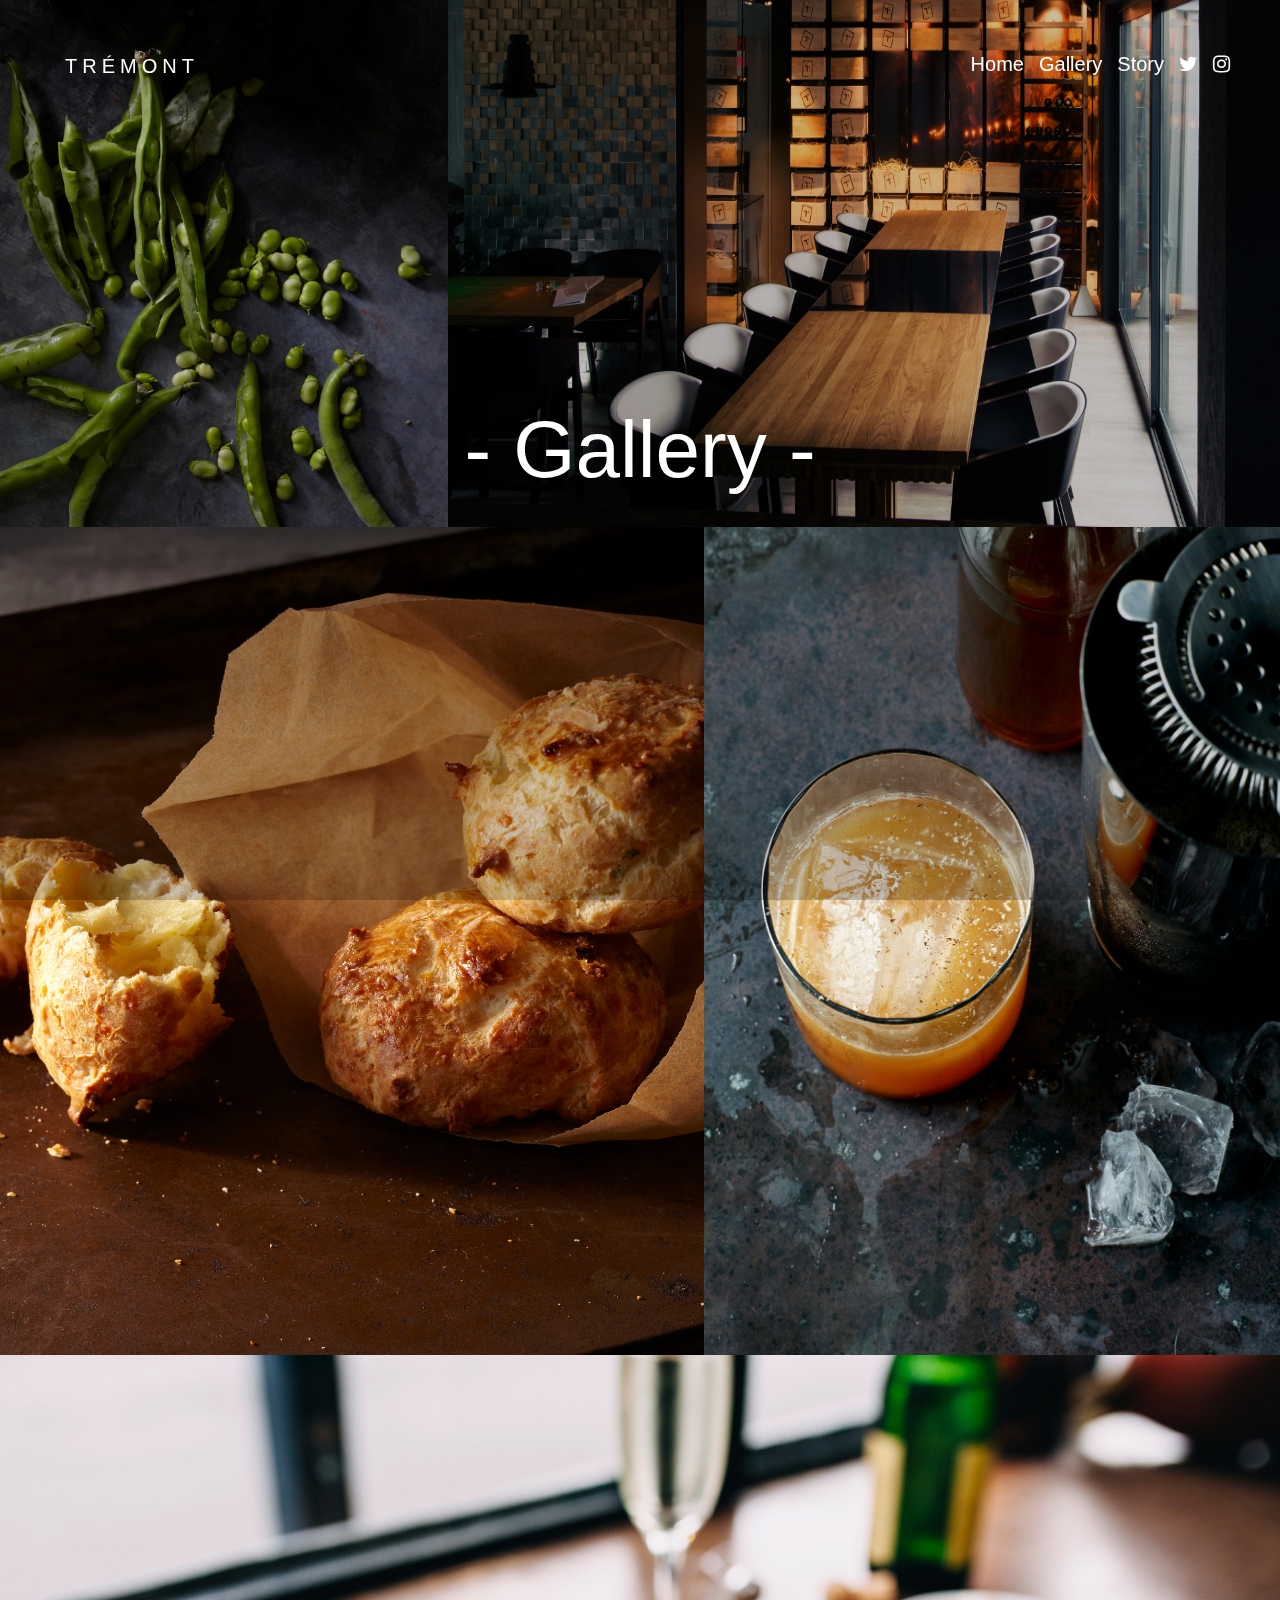
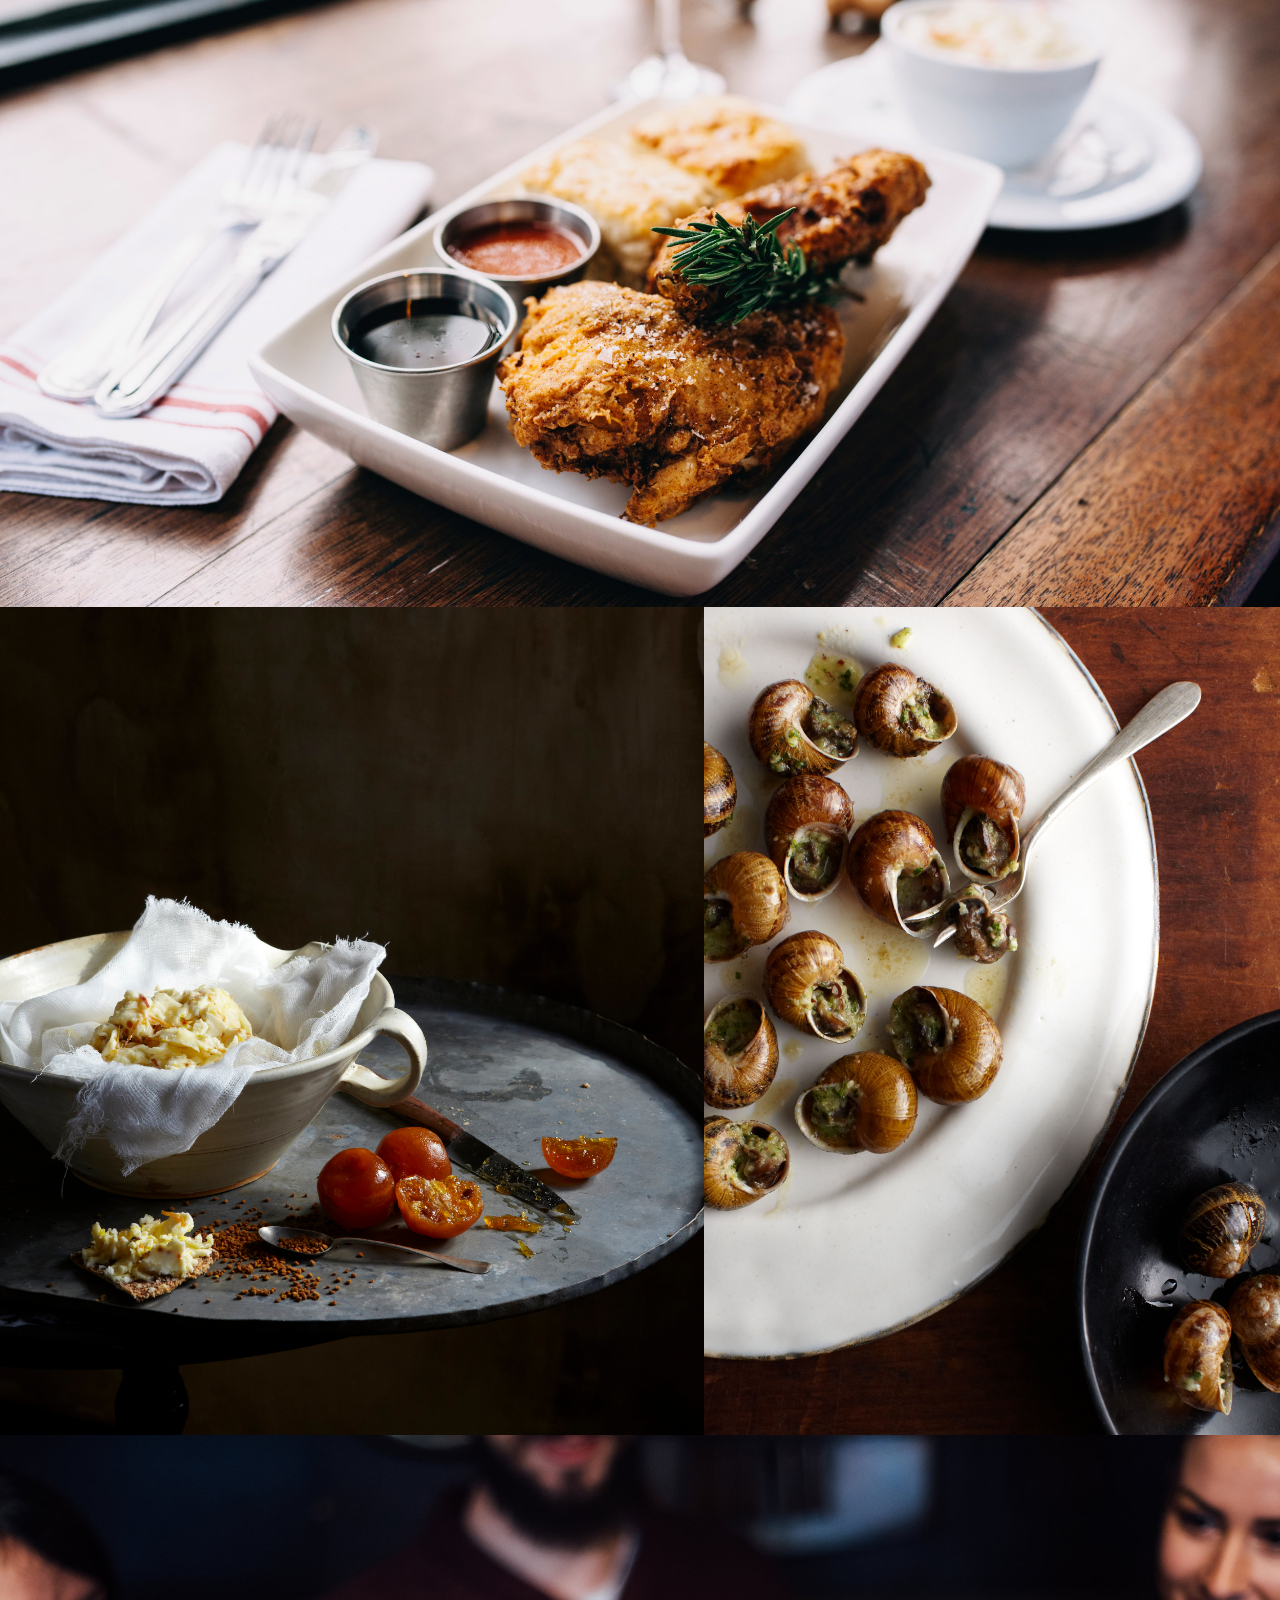
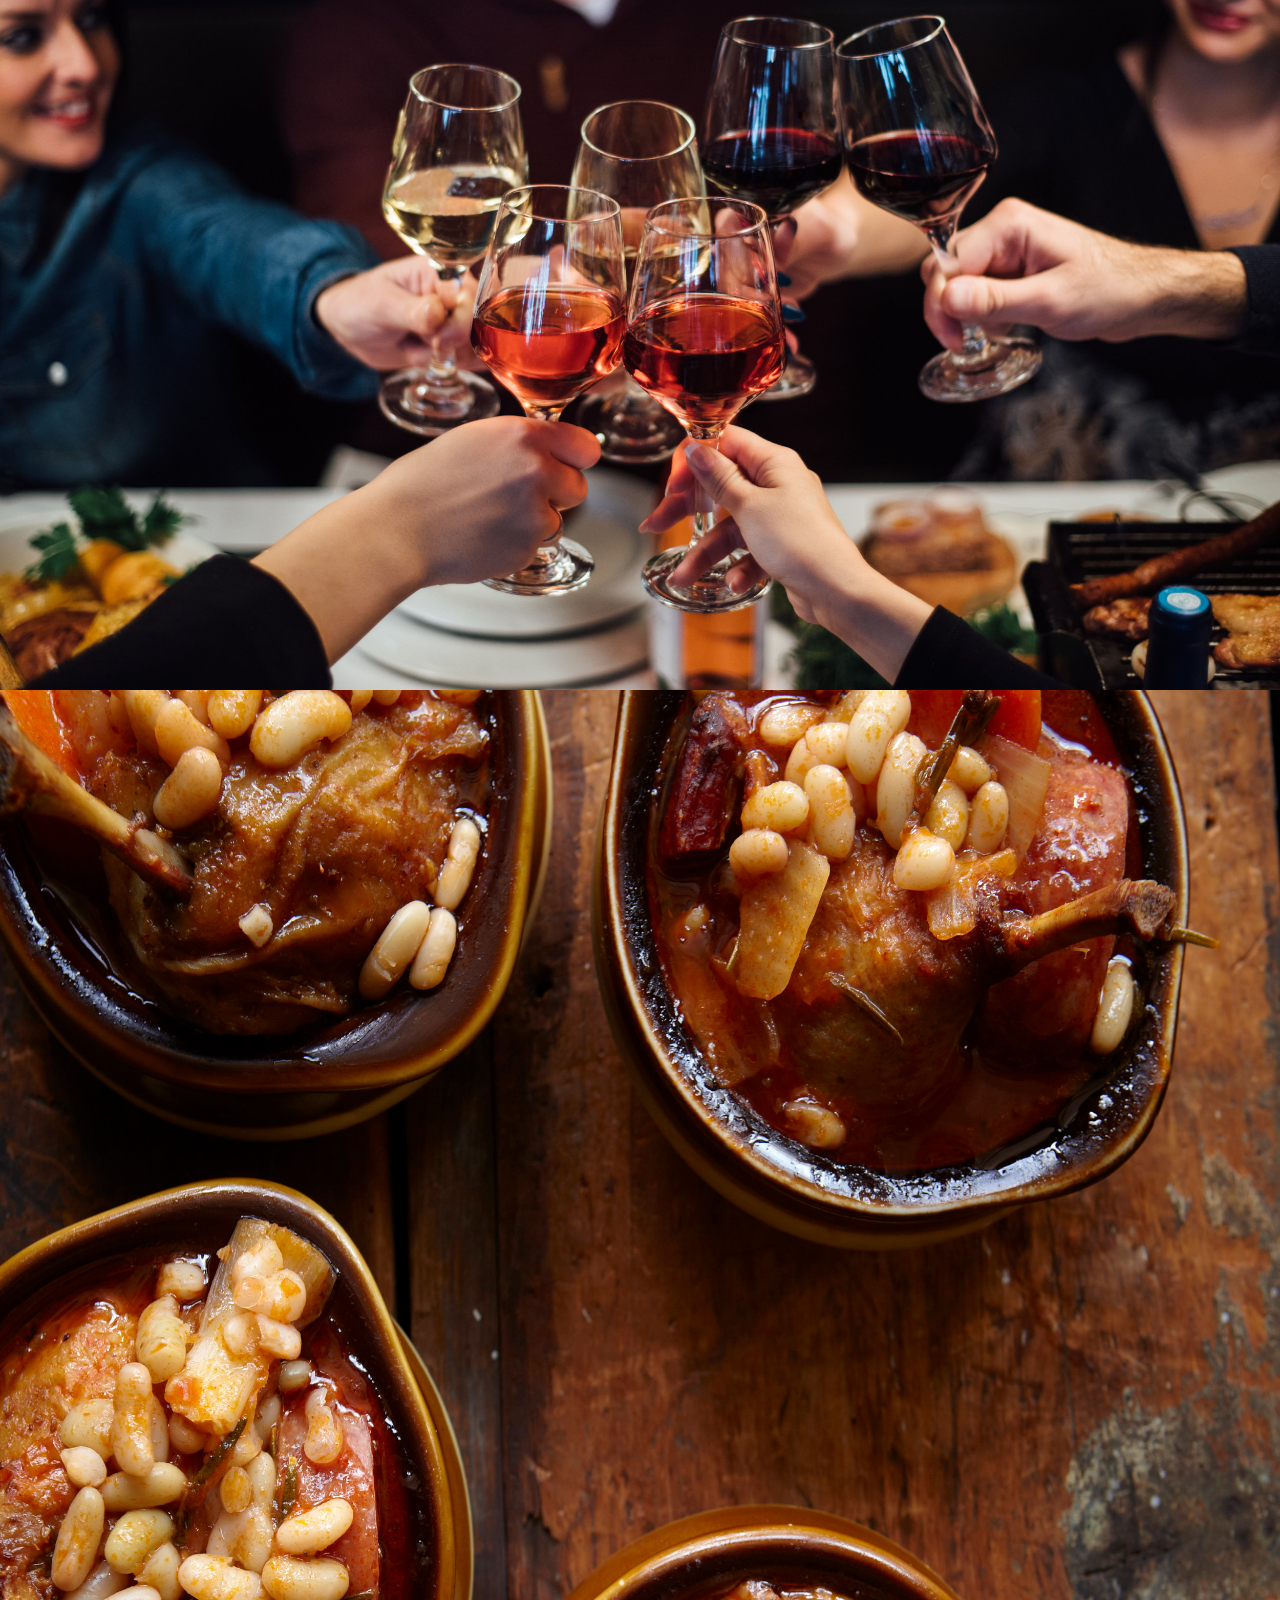
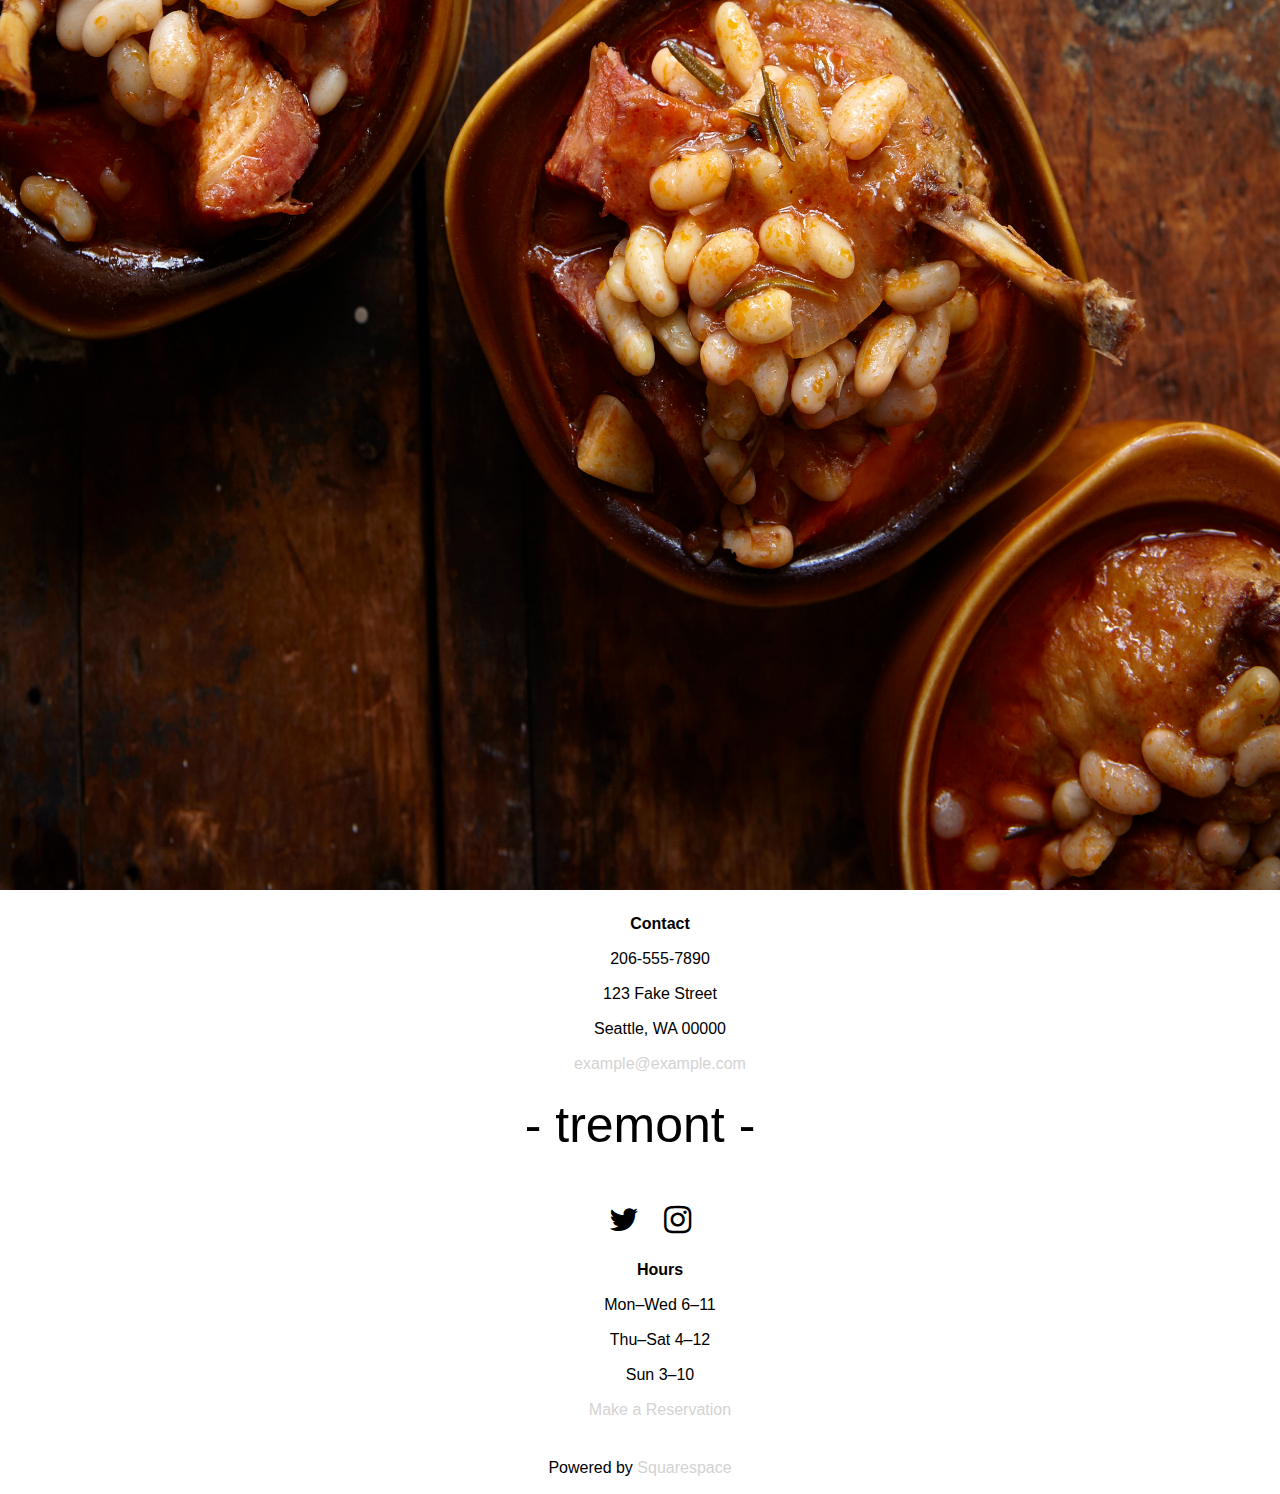
<file: gallery.html>
<!DOCTYPE html>
<html lang="en">

<head>
    <meta charset="UTF-8">
    <meta http-equiv="X-UA-Compatible" content="IE=edge">
    <meta name="viewport" content="width=device-width, initial-scale=1.0">
    <link rel="stylesheet" href="https://cdnjs.cloudflare.com/ajax/libs/font-awesome/4.7.0/css/font-awesome.min.css"
        integrity="sha256-eZrrJcwDc/3uDhsdt61sL2oOBY362qM3lon1gyExkL0=" crossorigin="anonymous" />
    <link rel="stylesheet" href="css/styles.min.css">

    <title>Tremont</title>
</head>

<body>
    <!-- HEADER -->
    <header>
                    <!-- BURGER MENU SLIDER -->
                    <div class="sider">
                        <div class="cross">
                            <i class="fa fa-times" aria-hidden="true"></i>
                        </div>
                    
                        <div><a href="index.html">Home</a></div>
                        <div><a href="gallery.html">Gallery</a></div>
                        <div><a href="story.html">Story</a></div>
                    </div>
        <!-- TITRE GALLERIE -->
        <h2 class="header">- Gallery -</h2>
        <nav>
            <div class="logo"><a href="index.html">Trémont</a></div>
            <div class="links">
                <a href="index.html">Home</a>
                <a href="gallery.html">Gallery</a>
                <a href="story.html">Story</a>
                <a href="#"><i class="fa fa-twitter" aria-hidden="true"></i>
                </a>
                <a href="#"><i class="fa fa-instagram" aria-hidden="true"></i>
                </a>
                <div class="burger"><span> </span></div>
            </div>
        </nav>
        
    </header>
    <!-- FIN DU HEADER -->

    <!-- GALLERY -->
    <section class="wrapper_gallery">
        <div class="gallery">
            <img src="img/15_I_FavaShucking_v2-135.jpg" alt="">
            <img src="img/Stocksy_comp_821143-crop.jpg" alt="">
            <img src="img/65_AP_Gougeres_v2-127.jpg" alt="">
            <img src="img/Juice_RockNRolla.jpg" alt="">
            <img src="img/Stocksy_comp_476031-darker.jpg" alt="">
            <img src="img/2_2_HBL_BeurreCompose_v11-116.jpg" alt="">
            <img src="img/P_038.jpg" alt="">
            <img src="img/Stocksy_comp_865498.jpg" alt="">
            <img src="img/54_E_Cassoulette_v1-331.jpg" alt="">
        </div>
    </section>
    <!-- FIN DE LA GALLERIE -->


    <!-- FOOTER -->
    <footer class="footer">
        <div class="footer-main">
            <div class="footer-left">
                <ul>
                    <li>Contact</li>
                    <li>206-555-7890</li>
                    <li>123 Fake Street</li>
                    <li>Seattle, WA 00000</li>
                    <li><a href="mailto:example@example.com" class="link-grey">example@example.com</a></li>
                </ul>
            </div>
            <div class="footer-center">
                <h3 class="h3-title">- tremont -</h3>
                <div>
                    <a href="#"><i class="fa fa-twitter" aria-hidden="true"></i></a>
                    <a href="#"><i class="fa fa-instagram" aria-hidden="true"></i></a>
                </div>
            </div>
            <div class="footer-right">
                <ul>
                    <li>Hours</li>
                    <li>Mon–Wed  6–11</li>
                    <li>Thu–Sat  4–12</li>
                    <li>Sun  3–10</li>
                    <li><a href="#" class="link-grey">Make a Reservation</a></li>
                </ul>
            </div>
        </div>
        <p>Powered by <a href="#">Squarespace</a></p>
    </footer>
    <!-- FIN DU FOOTER -->

    <script src="js/main.js"></script>
</body>

</html>
</file>
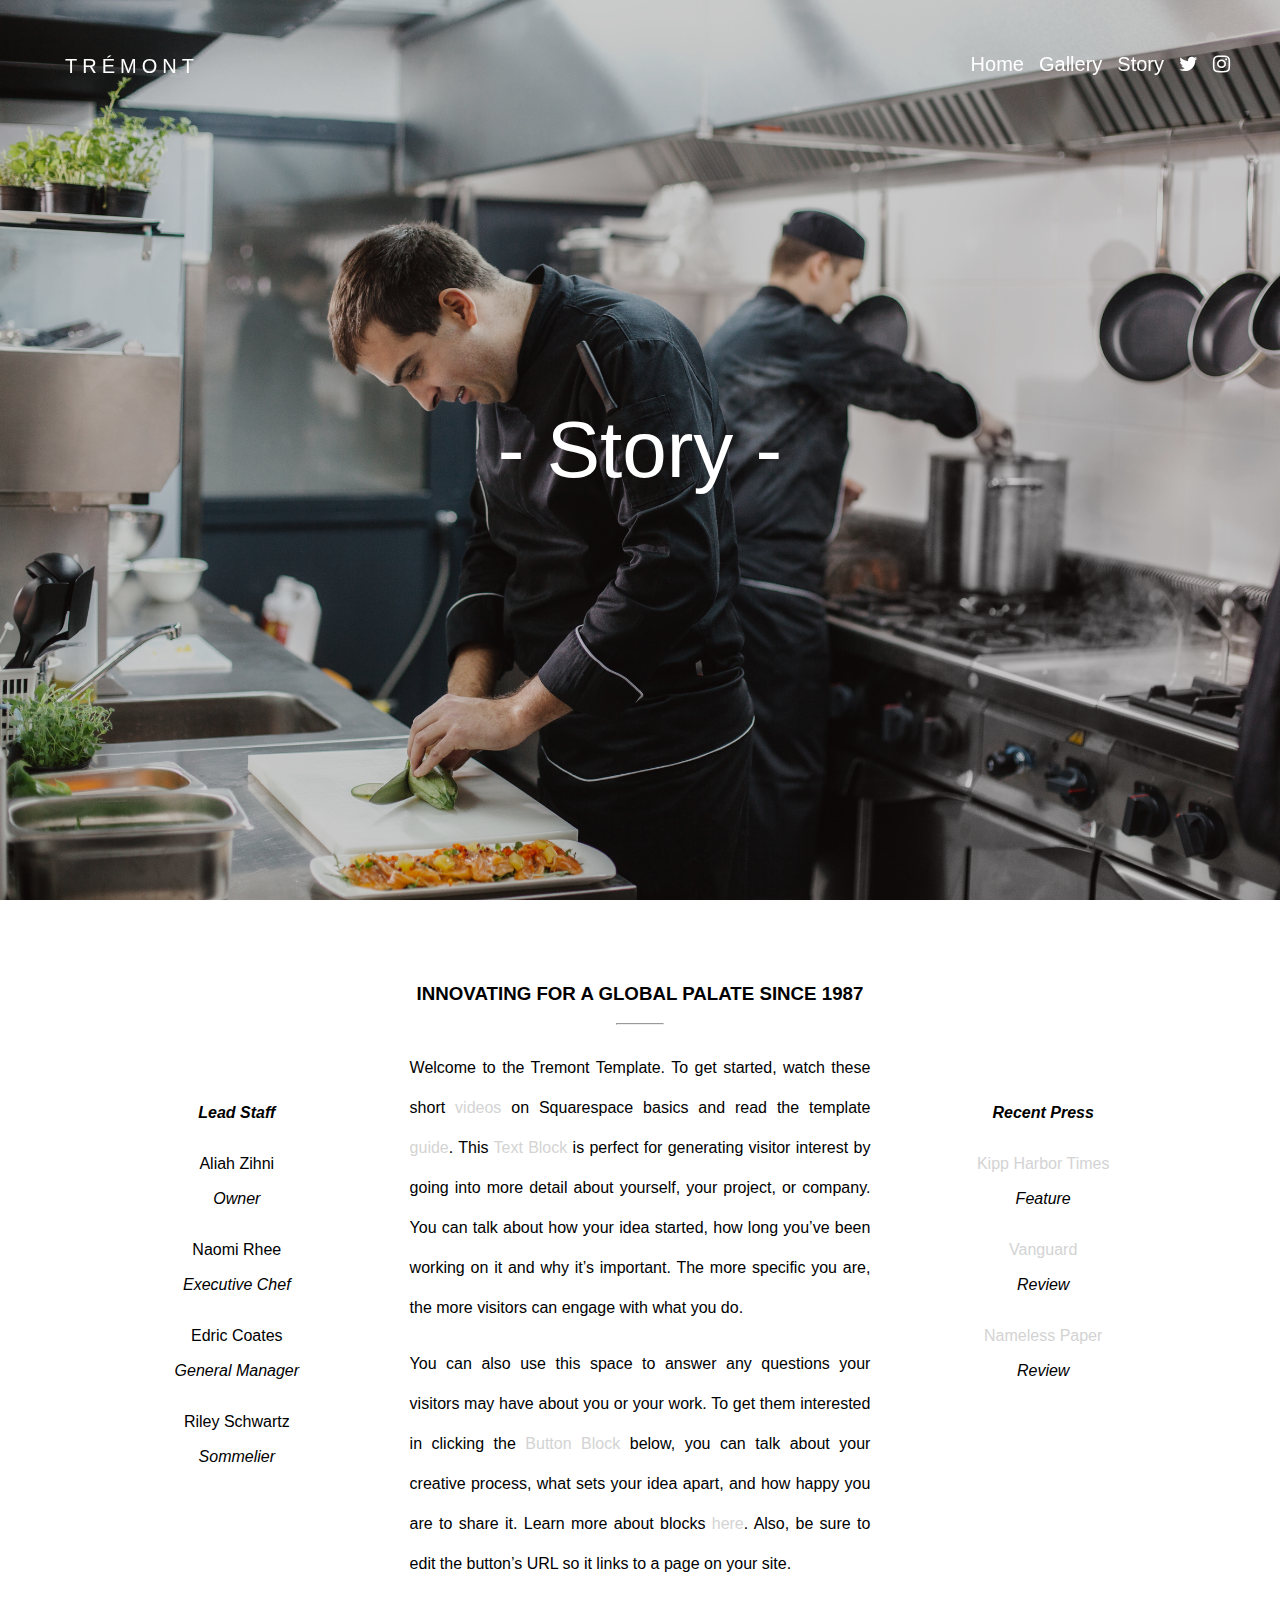
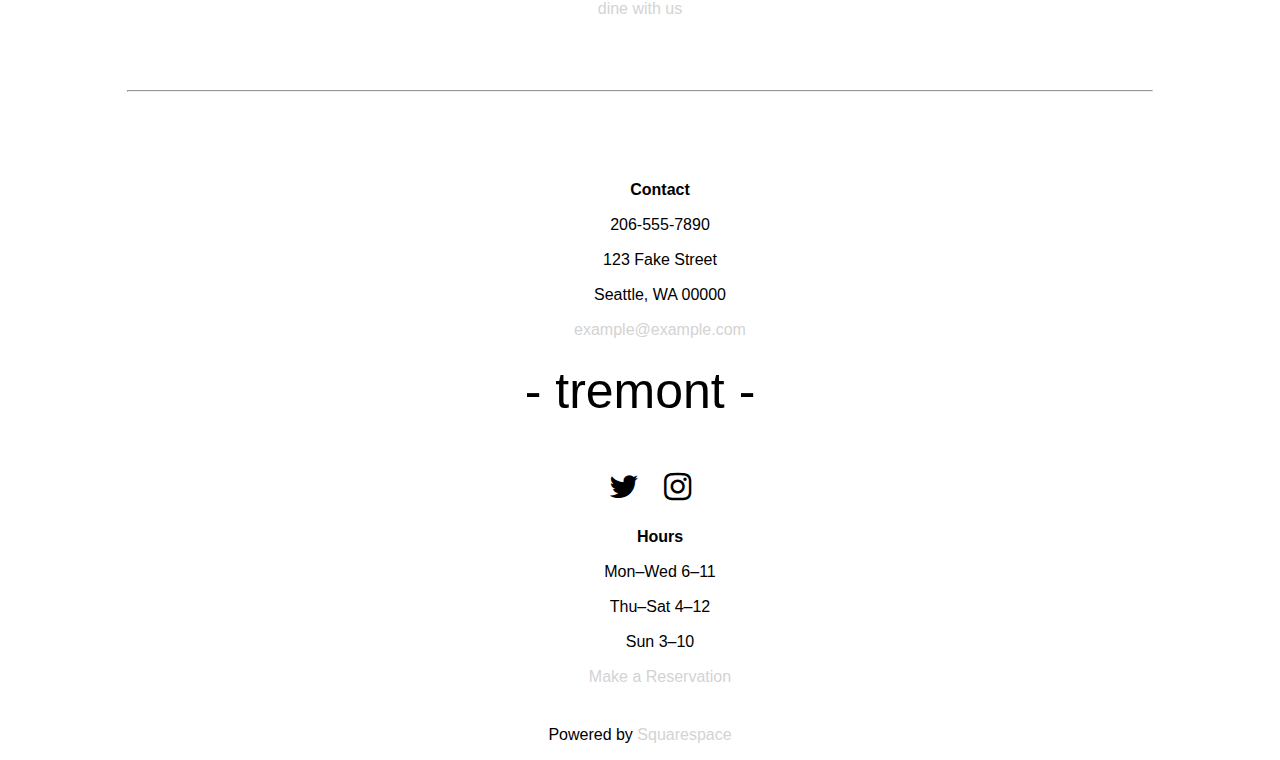
<file: story.html>
<!DOCTYPE html>
<html lang="en">

<head>
    <meta charset="UTF-8">
    <meta http-equiv="X-UA-Compatible" content="IE=edge">
    <meta name="viewport" content="width=device-width, initial-scale=1.0">
    <link rel="stylesheet" href="https://cdnjs.cloudflare.com/ajax/libs/font-awesome/4.7.0/css/font-awesome.min.css"
        integrity="sha256-eZrrJcwDc/3uDhsdt61sL2oOBY362qM3lon1gyExkL0=" crossorigin="anonymous" />
    <link rel="stylesheet" href="css/styles.min.css">

    <title>Tremont</title>
</head>

<body>
    <!-- HEADER -->
    <header>
                    <!-- BURGER MENU SLIDER -->
                    <div class="sider">
                        <div class="cross">
                            <i class="fa fa-times" aria-hidden="true"></i>
                        </div>
                    
                        <div><a href="index.html">Home</a></div>
                        <div><a href="gallery.html">Gallery</a></div>
                        <div><a href="story.html">Story</a></div>
                    </div>
        <!-- TITRE STORY -->
        <h2 class="header">- Story -</h2>
        <nav>
            <div class="logo"><a href="index.html">Trémont</a></div>
            <div class="links">
                <a href="index.html">Home</a>
                <a href="gallery.html">Gallery</a>
                <a href="story.html">Story</a>
                <a href="#"><i class="fa fa-twitter" aria-hidden="true"></i>
                </a>
                <a href="#"><i class="fa fa-instagram" aria-hidden="true"></i>
                </a>
                <div class="burger"><span> </span></div>
            </div>
        </nav>
    </header>

    <!-- FIN DU HEADER -->
    <main class="main story">
        <!-- BACKGROUND -->
        <div class="bg-img">
        </div>
        <!-- WRAPPER STORY -->
        <div class="story-main">
            <!-- PARTIE DE GAUCHE -->
            <div class="main-left">
                <p>Lead Staff</p>
                <p>
                    Aliah Zihni <br>
                    <i>Owner</i>
                </p>
                <p>
                    Naomi Rhee <br>
                    <i>Executive Chef</i>
                </p>
                <p>
                    Edric Coates <br>
                    <i>General Manager</i>
                </p>
                <p>
                    Riley Schwartz <br>
                    <i>Sommelier</i>
                </p>
            </div>
            <!-- PARTIE CENTRALE -->
            <div class="main-center">
                <h3 class="h3-title fix-h3">INNOVATING FOR A GLOBAL PALATE SINCE 1987</h3>
                <hr class="story-hr">
                <p>Welcome to the Tremont Template. To get started, watch these short <a href="#" class="link-grey">videos</a> on Squarespace basics and read the template <a href="#" class="link-grey">guide</a>. This <a href="#" class="link-grey">Text Block</a> is perfect for generating visitor interest by going into more detail about yourself, your project, or company. You can talk about how your idea started, how long you’ve been working on it and why it’s important. The more specific you are, the more visitors can engage with what you do.</p>
                <p>You can also use this space to answer any questions your visitors may have about you or your work. To get them interested in clicking the <a href="#" class="link-grey">Button Block</a> below, you can talk about your creative process, what sets your idea apart, and how happy you are to share it. Learn more about blocks <a href="#" class="link-grey">here</a>. Also, be sure to edit the button’s URL so it links to a page on your site.</p>
                <a href="" class="btn">dine with us</a>
            </div>
            <!-- PARTIE DE DROITE -->
            <div class="main-right">
                <p>Recent Press</p>
                <p>
                    <a href="#" class="link-grey">Kipp Harbor Times</a> <br>
                    <i>Feature</i>
                </p>
                <p>
                    <a href="#" class="link-grey">Vanguard</a> <br>
                    <i>Review</i>
                </p>
                <p>
                    <a href="#" class="link-grey">Nameless Paper</a> <br>
                    <i>Review</i>
                </p>
            </div>
        </div>
        <hr>
    </main>

    <!-- FOOTER -->
    <footer class="footer">
        <div class="footer-main">
            <!-- FOOTER GAUCHE -->
            <div class="footer-left">
                <ul>
                    <li>Contact</li>
                    <li>206-555-7890</li>
                    <li>123 Fake Street</li>
                    <li>Seattle, WA 00000</li>
                    <li><a href="mailto:example@example.com" class="link-grey">example@example.com</a></li>
                </ul>
            </div>
            <!-- FOOTER CENTRAL -->
            <div class="footer-center">
                <h3 class="h3-title">- tremont -</h3>
                <div>
                    <a href="#"><i class="fa fa-twitter" aria-hidden="true"></i></a>
                    <a href="#"><i class="fa fa-instagram" aria-hidden="true"></i></a>
                </div>
            </div>
            <!-- FOOTER DROIT -->
            <div class="footer-right">
                <ul>
                    <li>Hours</li>
                    <li>Mon–Wed  6–11</li>
                    <li>Thu–Sat  4–12</li>
                    <li>Sun  3–10</li>
                    <li><a href="#" class="link-grey">Make a Reservation</a></li>
                </ul>
            </div>
        </div>
        <p>Powered by <a href="#">Squarespace</a></p>
    </footer>
    <!-- FIN DU FOOTER -->

    <script src="js/main.js"></script>
</body>

</html>
</file>
<file: css/styles.min.css>
/*! normalize.css v8.0.0 | MIT License | github.com/necolas/normalize.css */@import url("https://fonts.googleapis.com/css2?family=Lato:wght@100;300;700&family=Poppins:ital,wght@0,100;0,200;0,300;0,400;0,500;0,600;0,700;1,200&display=swap");html{-webkit-box-sizing:border-box;box-sizing:border-box}*,*:before,*:after{-webkit-box-sizing:inherit;box-sizing:inherit}html{line-height:1.15;-webkit-text-size-adjust:100%}body{margin:0}h1{font-size:2em;margin:0.67em 0}hr{-webkit-box-sizing:content-box;box-sizing:content-box;height:0;overflow:visible}pre{font-family:monospace, monospace;font-size:1em}a{background-color:transparent}abbr[title]{border-bottom:none;text-decoration:underline;-webkit-text-decoration:underline dotted;text-decoration:underline dotted}b,strong{font-weight:bolder}code,kbd,samp{font-family:monospace, monospace;font-size:1em}small{font-size:80%}sub,sup{font-size:75%;line-height:0;position:relative;vertical-align:baseline}sub{bottom:-0.25em}sup{top:-0.5em}img{border-style:none}button,input,optgroup,select,textarea{font-family:inherit;font-size:100%;line-height:1.15;margin:0}button,input{overflow:visible}button,select{text-transform:none}button,[type="button"],[type="reset"],[type="submit"]{-webkit-appearance:button}button::-moz-focus-inner,[type="button"]::-moz-focus-inner,[type="reset"]::-moz-focus-inner,[type="submit"]::-moz-focus-inner{border-style:none;padding:0}button:-moz-focusring,[type="button"]:-moz-focusring,[type="reset"]:-moz-focusring,[type="submit"]:-moz-focusring{outline:1px dotted ButtonText}fieldset{padding:0.35em 0.75em 0.625em}legend{-webkit-box-sizing:border-box;box-sizing:border-box;color:inherit;display:table;max-width:100%;padding:0;white-space:normal}progress{vertical-align:baseline}textarea{overflow:auto}[type="checkbox"],[type="radio"]{-webkit-box-sizing:border-box;box-sizing:border-box;padding:0}[type="number"]::-webkit-inner-spin-button,[type="number"]::-webkit-outer-spin-button{height:auto}[type="search"]{-webkit-appearance:textfield;outline-offset:-2px}[type="search"]::-webkit-search-decoration{-webkit-appearance:none}::-webkit-file-upload-button{-webkit-appearance:button;font:inherit}details{display:block}summary{display:list-item}template{display:none}[hidden]{display:none}.footer{width:90%;margin:0 auto;color:black}.footer .footer-main{display:-webkit-box;display:-ms-flexbox;display:flex;text-align:center;-webkit-box-orient:vertical;-webkit-box-direction:normal;-ms-flex-direction:column;flex-direction:column;width:100%;-webkit-box-align:center;-ms-flex-align:center;align-items:center}.footer .footer-main .footer-left{width:25%}.footer .footer-main .footer-left li{list-style:none;line-height:35px}.footer .footer-main .footer-left li:first-child{font-weight:600}.footer .footer-main .footer-center{width:300px}.footer .footer-main .footer-center .h3-title{font-size:50px;font-weight:200;margin:0 0 50px}.footer .footer-main .footer-center .fa-twitter,.footer .footer-main .footer-center .fa-instagram{padding-left:20px;color:black;font-size:2em}.footer .footer-main .footer-right{width:25%}.footer .footer-main .footer-right li{list-style:none;line-height:35px}.footer .footer-main .footer-right li:first-child{font-weight:600}.footer p{width:100%;text-align:center;display:inline-block}.footer a{color:lightgrey}@media (max-width: 768px){.footer .footer-main{-webkit-box-orient:vertical;-webkit-box-direction:normal;-ms-flex-direction:column;flex-direction:column;text-align:center}.footer .footer-main .footer-left{width:100%}.footer .footer-main .footer-center{display:none}.footer .footer-main .footer-right{width:100%}.footer .footer-main ul{width:100%;padding:0}.footer .footer-main ul li{font-size:12px;width:100%}}body{width:100%;height:100vh;margin:0 auto;font-family:Arial, Helvetica, sans-serif;font-size:1rem;color:white}a{text-decoration:none;color:white;-webkit-transition:.3s all ease-in-out;transition:.3s all ease-in-out}a:hover{color:#ff9061}.header{margin:0;background-color:rgba(0,0,0,0.2);width:100%;height:100vh;position:absolute;top:0;left:0;display:-webkit-box;display:-ms-flexbox;display:flex;-webkit-box-pack:center;-ms-flex-pack:center;justify-content:center;-webkit-box-align:center;-ms-flex-align:center;align-items:center;-webkit-transition:.5s all ease-in-out;transition:.5s all ease-in-out;opacity:1;font-size:80px;font-weight:200}.header div a{font-size:medium}.bg-img{background:url(../img/Stocksy_comp_543118.jpg) center/cover}nav{width:100%;position:fixed;display:-webkit-box;display:-ms-flexbox;display:flex;-webkit-box-pack:justify;-ms-flex-pack:justify;justify-content:space-between;padding:50px 50px}nav .logo{text-transform:uppercase;letter-spacing:5px;font-size:25px}nav .logo a:hover{color:white}nav .links{display:-webkit-box;display:-ms-flexbox;display:flex;-webkit-box-align:center;-ms-flex-align:center;align-items:center}nav a{font-size:20px;padding-left:15px}.burger{width:25px;height:10px;padding:5px 0;border-top:3px solid white;border-bottom:3px solid white;z-index:999;cursor:pointer;position:fixed;right:50px;opacity:0}.sider{position:fixed;width:40%;height:100%;overflow:auto;background-color:white;top:0;right:-200vh;text-align:center;z-index:1009;padding:50px}.sider .cross{position:absolute;top:0;right:5%;cursor:pointer;color:black}.sider div{padding-top:25px;-webkit-transition:.3s all ease-in-out;transition:.3s all ease-in-out}.sider div a{font-weight:400;font-size:14px;color:#222222;line-height:1.2;text-transform:uppercase;-webkit-transition:.3s all ease-in-out;transition:.3s all ease-in-out}.sider div a:hover{color:#d61c22}.sider.active{right:0;z-index:1099}@media (max-width: 990px){nav .links i{opacity:0;z-index:-999}nav .links a{opacity:0;z-index:-999}nav .burger{opacity:1}}.home{width:100vw;height:100vh;background:url("../img/Stocksy_comp_461838.jpg") center/cover;display:-webkit-box;display:-ms-flexbox;display:flex;-webkit-box-pack:center;-ms-flex-pack:center;justify-content:center;-webkit-box-align:center;-ms-flex-align:center;align-items:center;-ms-flex-wrap:wrap;flex-wrap:wrap;-webkit-box-orient:vertical;-webkit-box-direction:normal;-ms-flex-direction:column;flex-direction:column}.home .main-title{width:100%;font-size:20px;font-weight:200}.home>div:nth-child(2){display:-webkit-box;display:-ms-flexbox;display:flex;-webkit-box-pack:center;-ms-flex-pack:center;justify-content:center}.home>div:nth-child(2) div{font-size:80px;width:100%;margin:0  50px}.home>div:nth-child(2) div.h2-title:before{content:'';position:absolute;top:0;left:0;opacity:0;-webkit-transition:.3s all ease-in-out;transition:.3s all ease-in-out}.home>div:nth-child(2) div.h2-title:nth-of-type(1):before{background:url("../img/Stocksy_comp_461841-color.jpg") center/cover;opacity:0.9}.home>div:nth-child(2) div.h2-title:nth-of-type(2):before{background:url("../img/Stocksy_comp_486556.jpg") center/cover;opacity:0.9}.home>div:nth-child(2) div.h2-title:nth-of-type(3):before{background:url("../img/Stocksy_comp_821143-crop.jpg") center/cover;opacity:0.9}.home>div:nth-child(2) div.h2-title:hover:before{opacity:1;width:100%;height:100%}.home>div:nth-child(2) div a{position:relative;z-index:1;margin:5% 5% 0 5%;border-bottom:1px solid transparent;-webkit-transition:.3s all ease-in-out;transition:.3s all ease-in-out}.home>div:nth-child(2) div a:hover{border-bottom:1px solid white;color:white}@media screen and (max-width: 768px){.home>div:nth-child(2) div{font-size:80px;width:100%;margin:0 10px;font-size:50px}.home .main-title{width:100%;font-size:12px;font-weight:200}}.wrapper_gallery .gallery{display:-webkit-box;display:-ms-flexbox;display:flex;width:100%;-ms-flex-wrap:wrap;flex-wrap:wrap}.wrapper_gallery .gallery img:nth-of-type(1){width:35%}.wrapper_gallery .gallery img:nth-of-type(2){width:65%}.wrapper_gallery .gallery img:nth-of-type(3){width:55%}.wrapper_gallery .gallery img:nth-of-type(4){width:45%}.wrapper_gallery .gallery img:nth-of-type(5){width:100%}.wrapper_gallery .gallery img:nth-of-type(6){width:55%}.wrapper_gallery .gallery img:nth-of-type(7){width:45%}.wrapper_gallery .gallery img:nth-of-type(8){width:100%}.wrapper_gallery .gallery img:nth-of-type(9){width:100%;height:200vh}@media screen and (max-width: 768px){.gallery img:nth-of-type(9){display:none}}.story{width:100%}.story .bg-img{background:url("../img/Stocksy_comp_543118.jpg") center/cover;height:100vh}.story .story-main{color:black;display:-webkit-box;display:-ms-flexbox;display:flex;-ms-flex-wrap:nowrap;flex-wrap:nowrap;text-align:center;padding:5% 5%}.story .story-main .main-left{width:30%;margin-top:10%}.story .story-main .main-left p{line-height:35px}.story .story-main .main-left p:first-child{font-weight:600;font-style:italic}.story .story-main .main-center{width:40%}.story .story-main .main-center .story-hr{width:10%;text-align:center;margin-bottom:5%}.story .story-main .main-center .fa-twitter,.story .story-main .main-center .fa-instagram{color:black;font-size:2em}.story .story-main .main-center p{font-size:16px;letter-spacing:0px;line-height:2.5em;font-weight:400;text-align:justify}.story .story-main .main-right{margin-top:10%;width:30%}.story .story-main .main-right p{line-height:35px}.story .story-main .main-right p:first-child{font-weight:600;font-style:italic}.story hr{width:80%;text-align:center;margin-bottom:5%}.story a{color:lightgrey}@media screen and (max-width: 768px){.story{width:100%}.story .story-main{width:100%;-webkit-box-orient:vertical;-webkit-box-direction:normal;-ms-flex-direction:column;flex-direction:column;padding:0% 0%}.story .story-main .main-left{display:none}.story .story-main .main-center{width:100%;padding:25px}.story .story-main .main-center p{font-size:12px}.story .story-main .main-right{display:none}}
/*# sourceMappingURL=styles.min.css.map */
</file>
